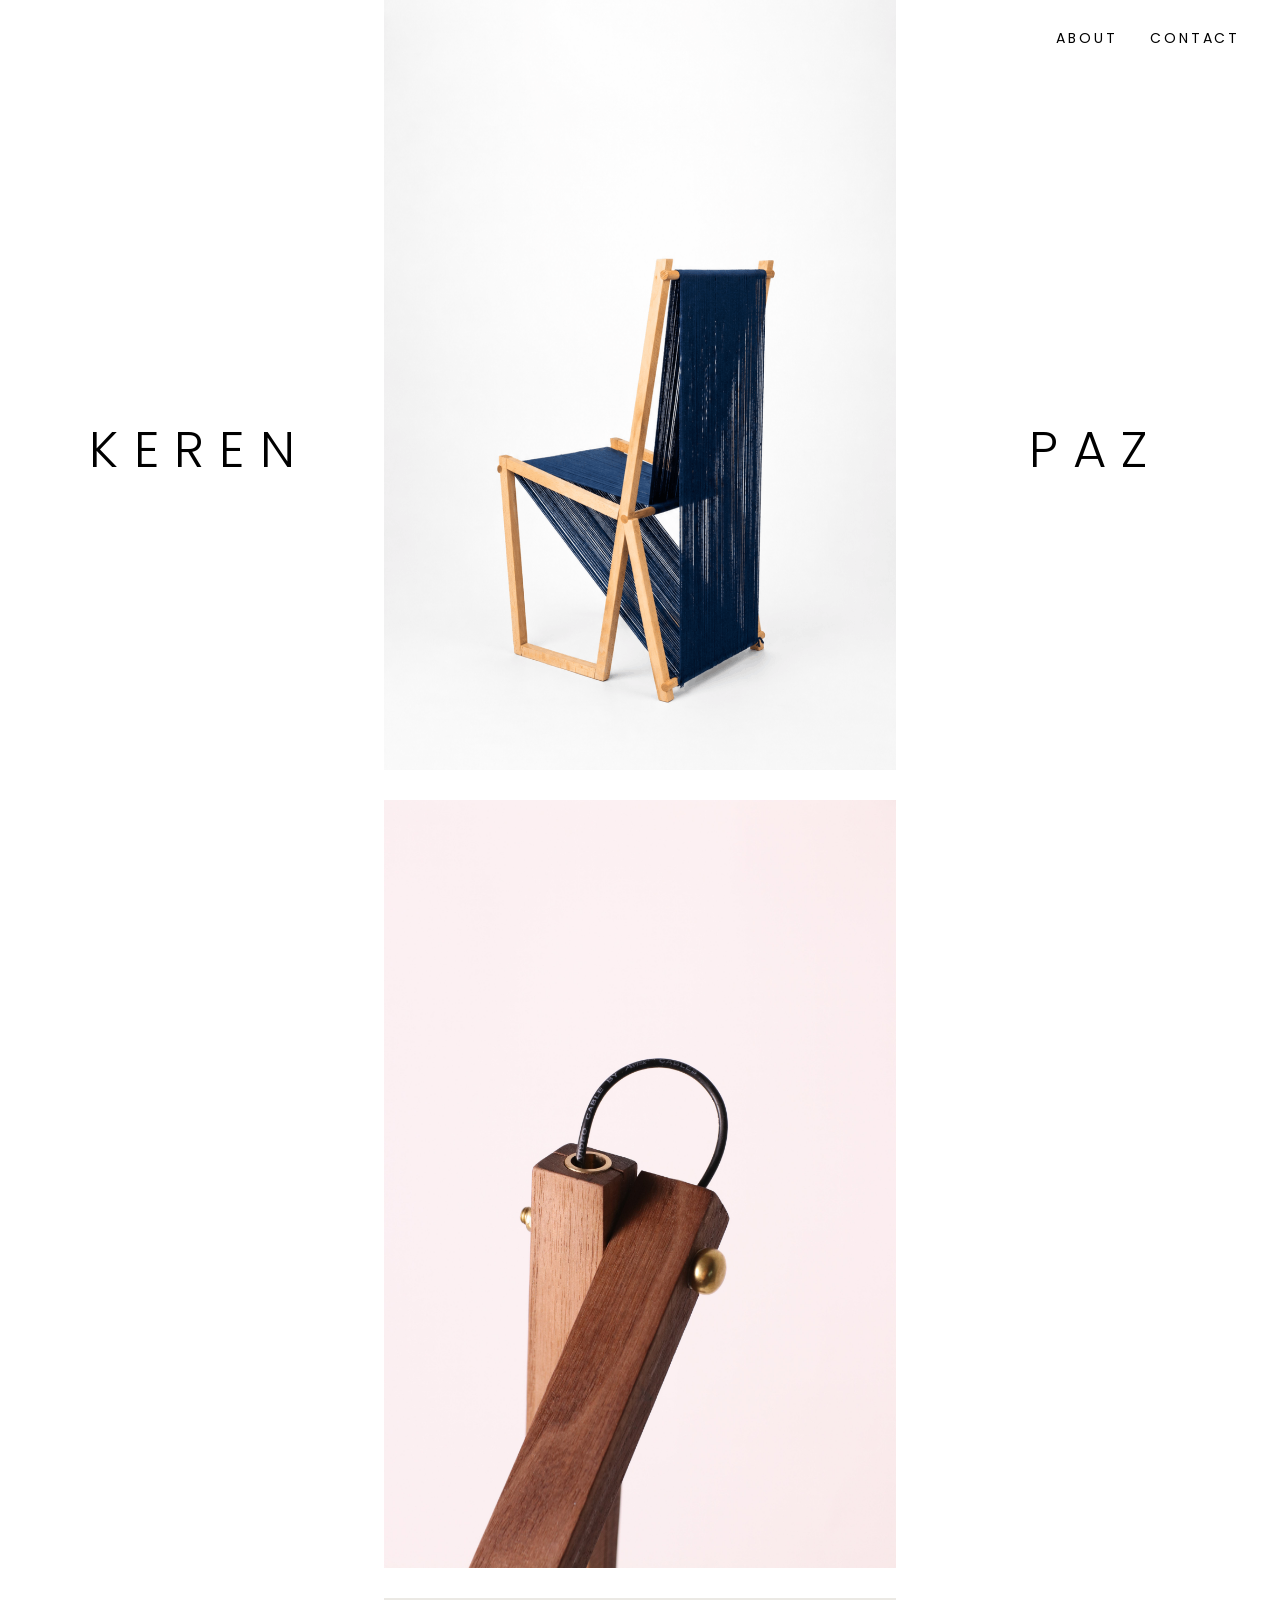
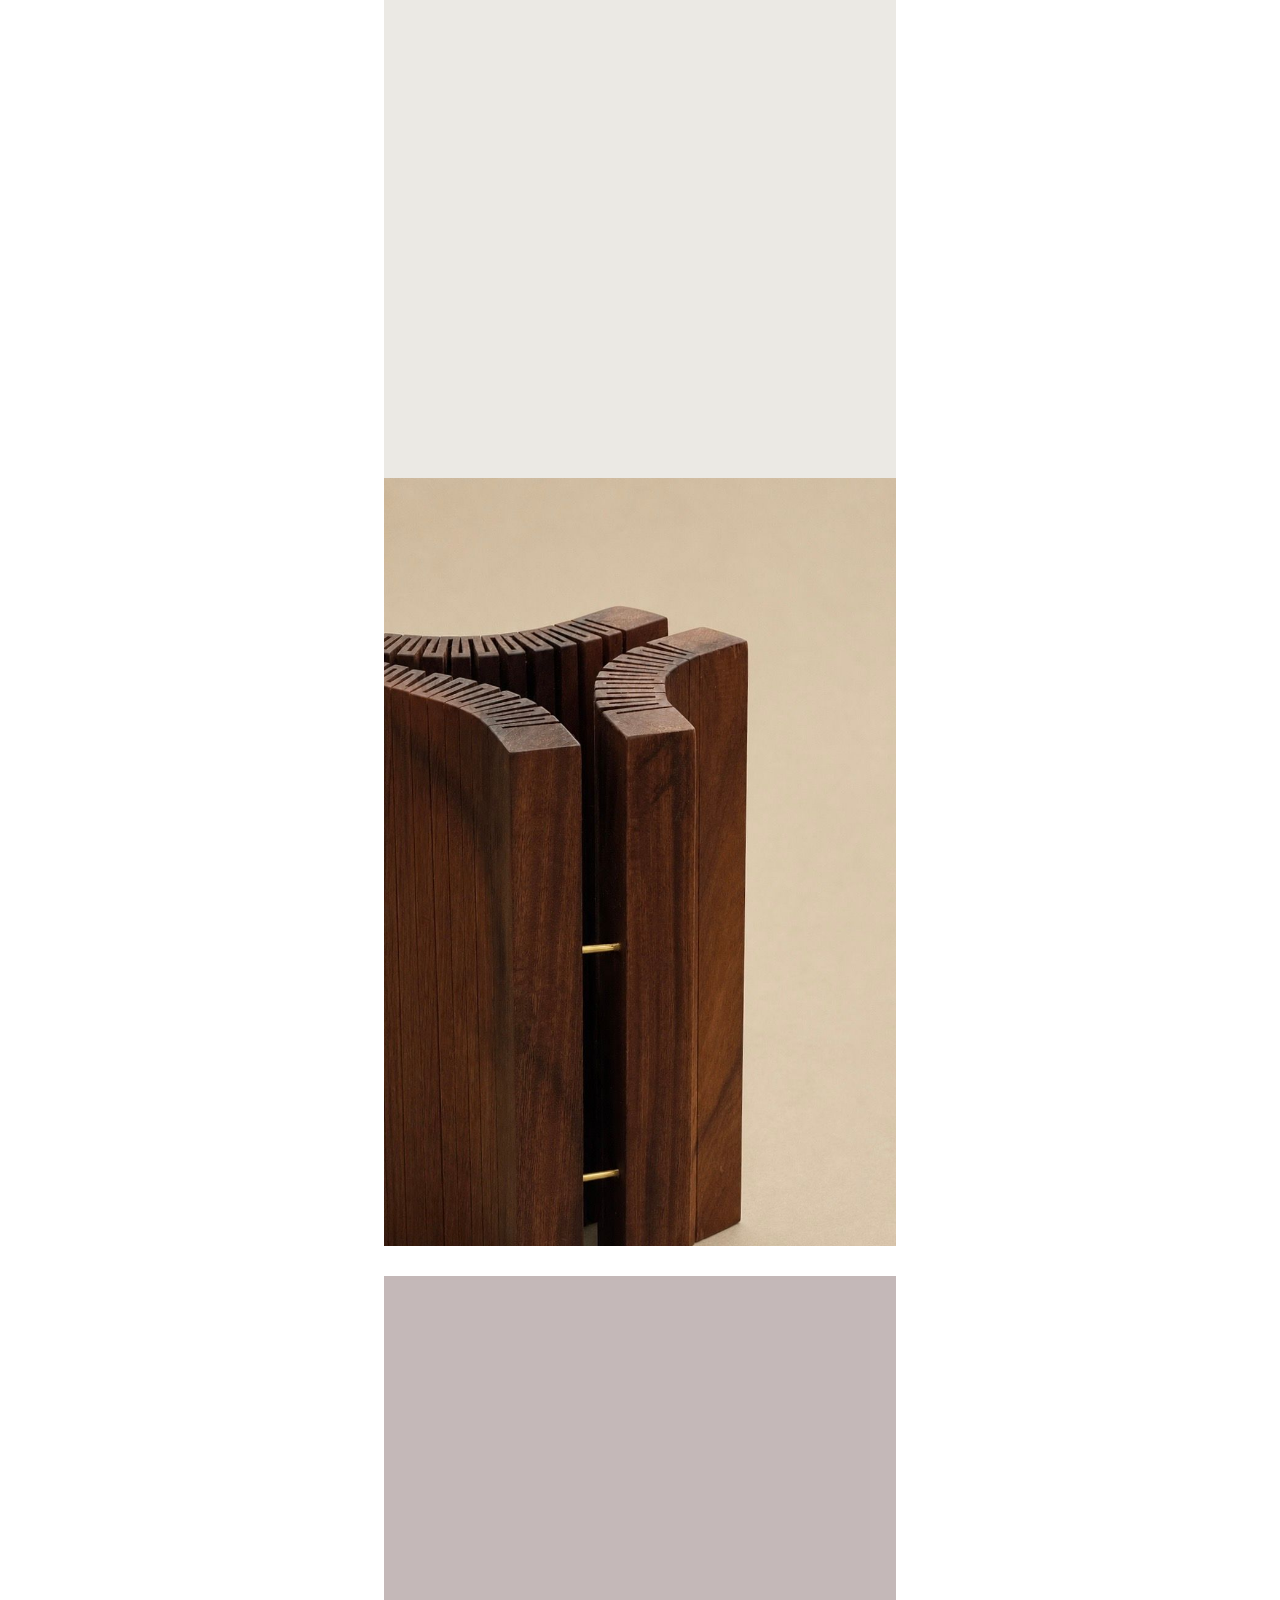
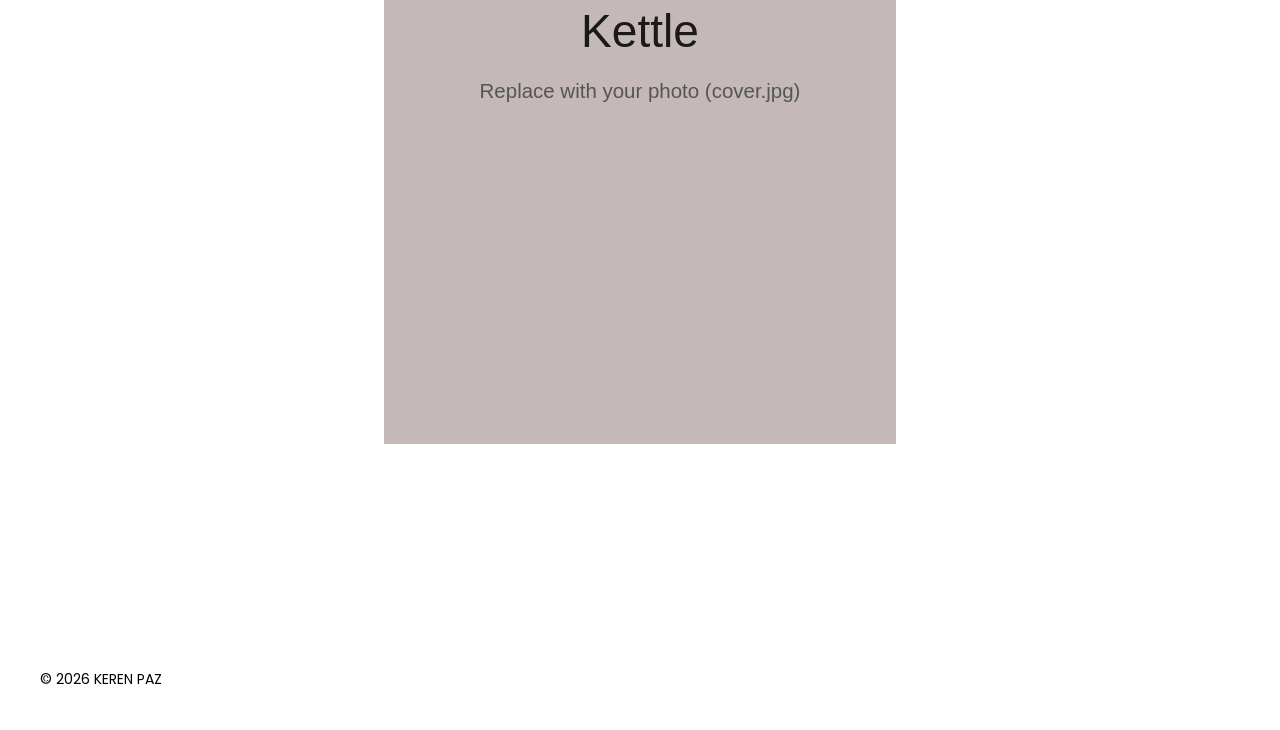
<file: index.html>
<!doctype html>
<html lang="en">
<head>
  <meta charset="utf-8">
  <meta name="viewport" content="width=device-width, initial-scale=1">
  <title>KEREN PAZ · Industrial Design Portfolio</title>
  <meta name="description" content="Industrial design portfolio of Keren Paz.">
  <link rel="stylesheet" href="css/style.css">
            <link rel="stylesheet" href="https://fonts.googleapis.com/css2?family=Poppins:wght@300;400;500;600;700;800&display=swap">
</head>
<body>
  <header class="site-header">
    <a class="logo" href="index.html">KEREN PAZ</a>
     <nav>
      <a href="about.html">ABOUT</a>
      <a href="contact.html">CONTACT</a>
    </nav>
  </header>
   
  <div class="split-names">
    <span class="split-name split-left">KEREN</span>
    <span class="split-name split-right">PAZ</span>
  </div>

  <main>

    <section id="work">
      <div class="filters" id="filters"></div>
      <div class="grid" id="project-grid"></div>
    </section>

  </main>

  <footer class="site-footer">© <span id="year"></span> KEREN PAZ</footer>

  <script src="js/projects.js"></script>
  <script src="js/main.js"></script>
</body>
</html>
</file>
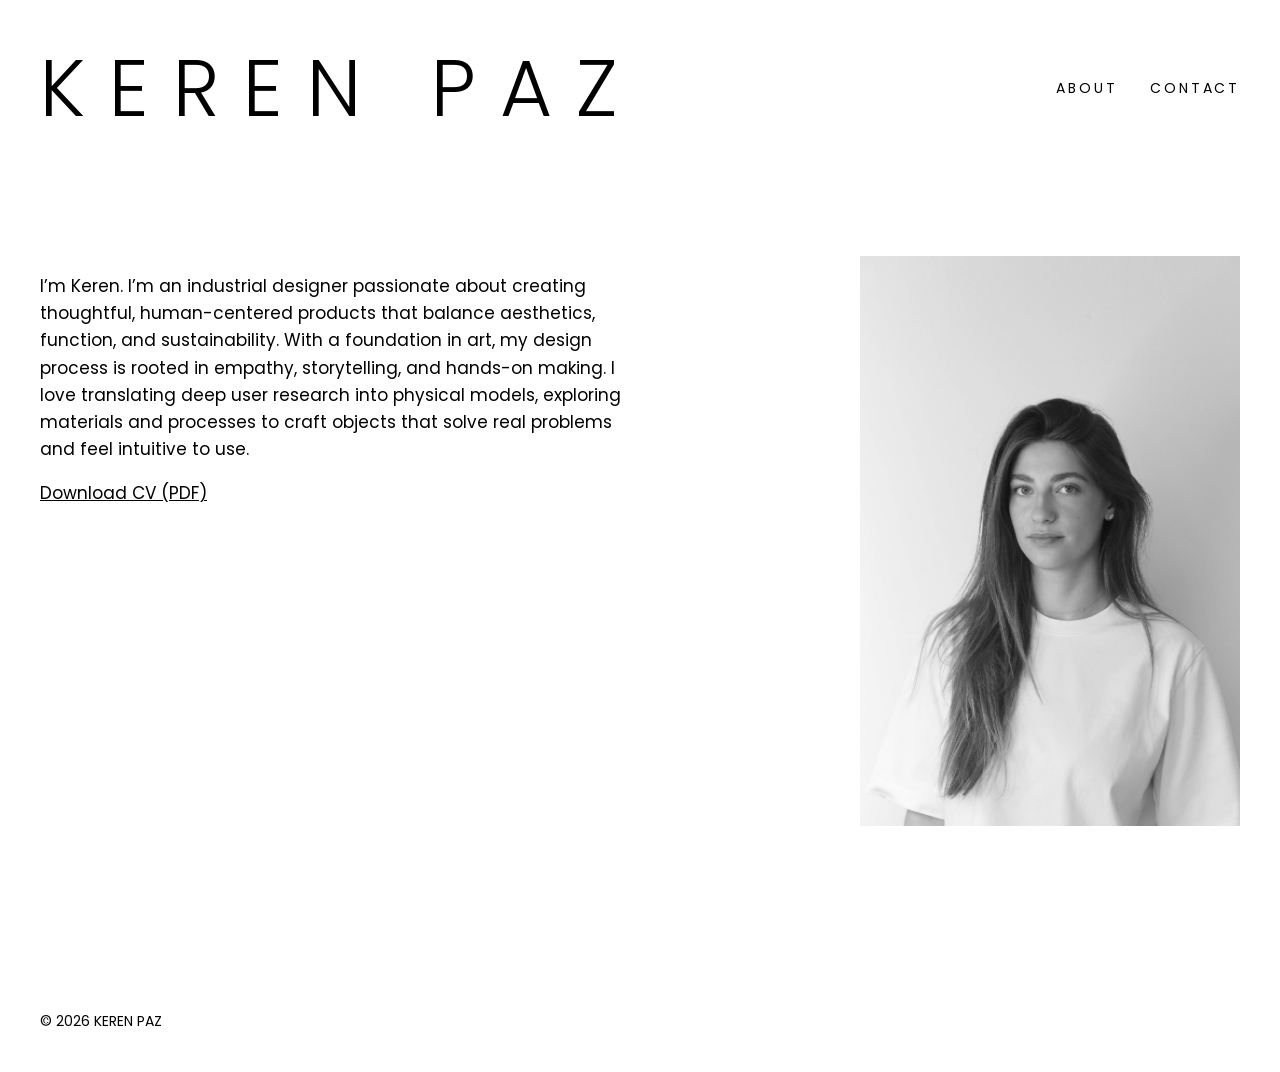
<file: about.html>
<!doctype html>
<html lang="en">
<head>
  <meta charset="utf-8">
  <meta name="viewport" content="width=device-width, initial-scale=1">
  <title>About · KEREN PAZ</title>
  <link rel="stylesheet" href="css/style.css">
  <link rel="stylesheet" href="https://fonts.googleapis.com/css2?family=Poppins:wght@300;400;500;600;700;800&display=swap">
</head>
<body>
  <header class="site-header">
    <a class="logo" href="index.html">KEREN PAZ</a>
    <nav>
      <a href="about.html">ABOUT</a>
      <a href="contact.html">CONTACT</a>
    </nav>
  </header>

    <main class="page about-page">
    <div class="about-text">
      <p>I’m Keren. I’m an industrial designer passionate about creating thoughtful, human-centered products that balance aesthetics, function, and sustainability. With a foundation in art, my design process is rooted in empathy, storytelling, and hands-on making. I love translating deep user research into physical models, exploring materials and processes to craft objects that solve real problems and feel intuitive to use.</p>
      <p><a href="cv.pdf">Download CV (PDF)</a></p>
    </div>
    <img class="about-photo" src="images/projects/me.jpg" alt="Keren Paz">
  </main>

  <footer class="site-footer">© <span id="year"></span> KEREN PAZ</footer>

  <script src="js/main.js"></script>
</body>
</html>
</file>
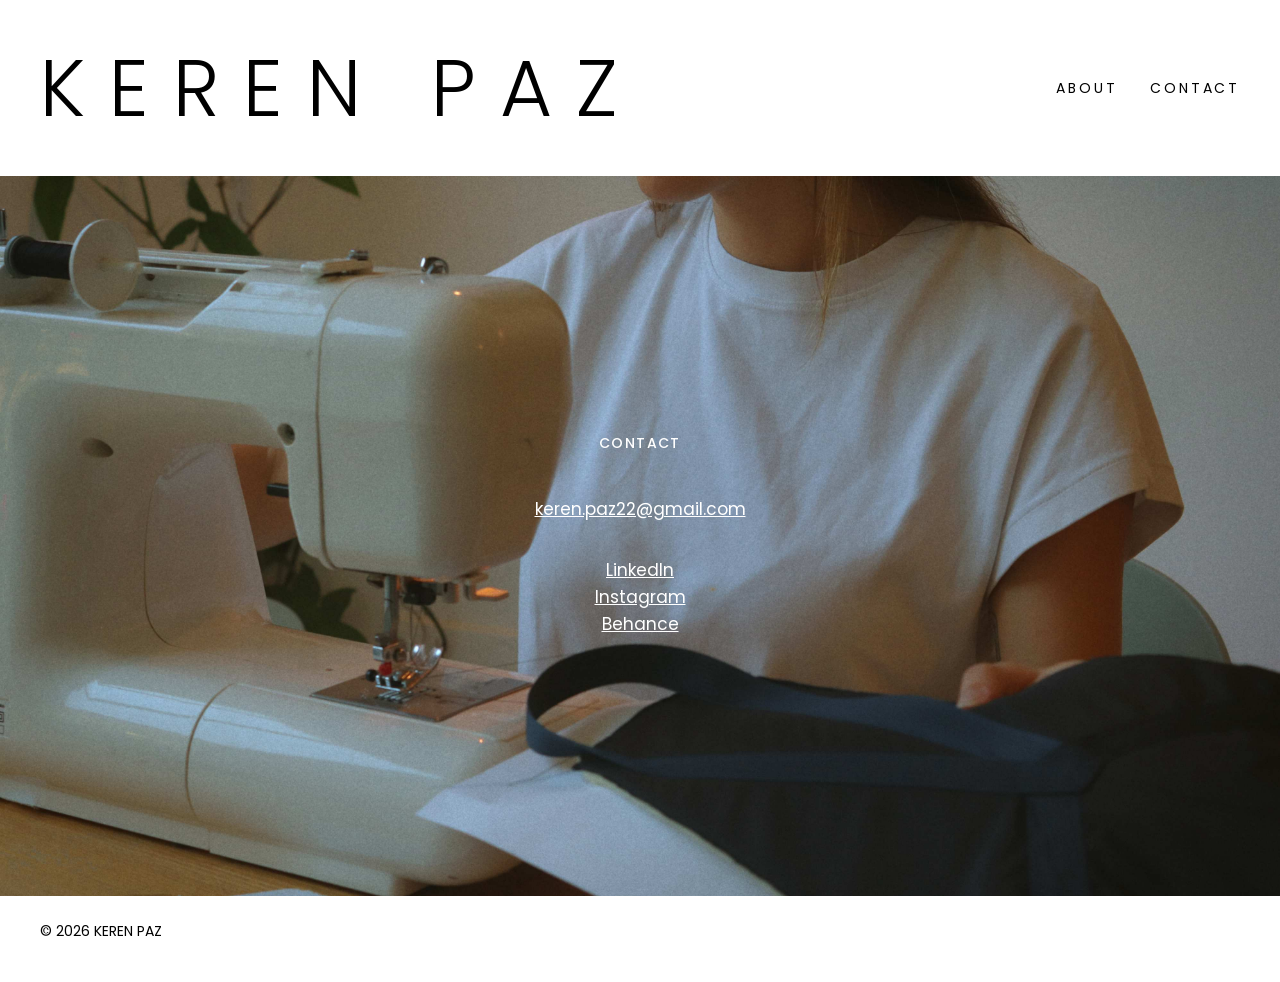
<file: contact.html>
<!doctype html>
<html lang="en">
<head>
  <meta charset="utf-8">
  <meta name="viewport" content="width=device-width, initial-scale=1">
  <title>Contact · KEREN PAZ</title>
  <link rel="stylesheet" href="css/style.css">
  <link rel="stylesheet" href="https://fonts.googleapis.com/css2?family=Poppins:wght@300;400;500;600;700;800&display=swap">
</head>
<body>
  <header class="site-header">
    <a class="logo" href="index.html">KEREN PAZ</a>
    <nav>
      <a href="about.html">ABOUT</a>
      <a href="contact.html">CONTACT</a>
    </nav>
  </header>

  <main class="contact-hero">
    <img class="contact-hero-image" src="images/projects/hey.jpg" alt="">
    <div class="contact-hero-text">
      <h1 class="section-title">Contact</h1>
      <p><a href="mailto:keren.paz22@gmail.com">keren.paz22@gmail.com</a></p>
      <p>
        <a href="https://www.linkedin.com/">LinkedIn</a><br>
        <a href="https://www.instagram.com/">Instagram</a><br>
        <a href="https://www.behance.net/">Behance</a>
      </p>
    </div>
  </main>

  <footer class="site-footer">© <span id="year"></span> KEREN PAZ</footer>

  <script src="js/main.js"></script>
</body>
</html>
</file>
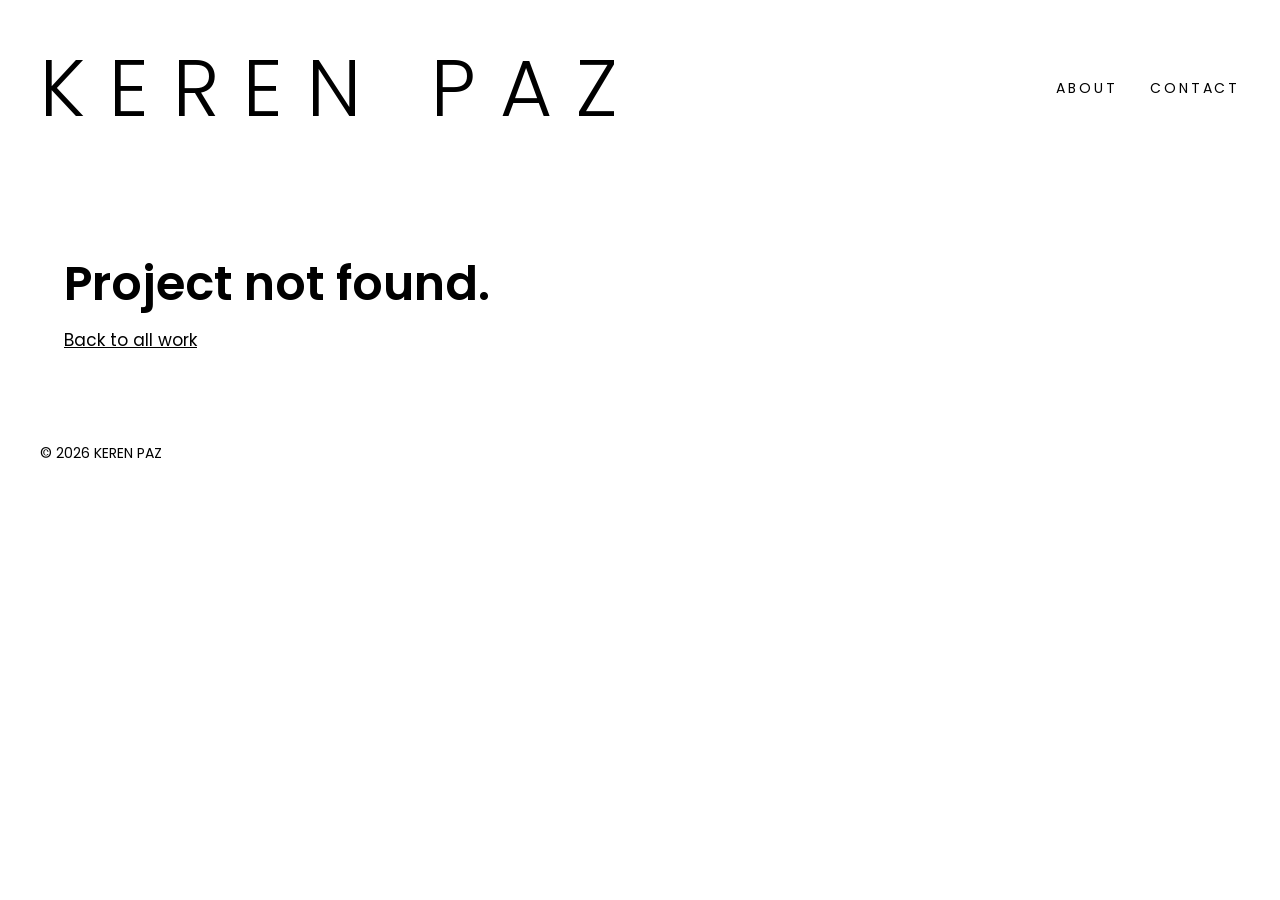
<file: project.html>
<!doctype html>
<html lang="en">
<head>
  <meta charset="utf-8">
  <meta name="viewport" content="width=device-width, initial-scale=1">
  <title>Project · KEREN PAZ</title>
  <link rel="stylesheet" href="css/style.css">
  <link rel="stylesheet" href="https://fonts.googleapis.com/css2?family=Poppins:wght@300;400;500;600;700;800&display=swap">
</head>
<body>
  <header class="site-header">
    <a class="logo" href="index.html">KEREN PAZ</a>
    <nav>
      <a href="about.html">ABOUT</a>
      <a href="contact.html">CONTACT</a>
    </nav>
  </header>

  <!-- Filled in from js/projects.js, based on the ?id= in the page address -->
  <main id="project"></main>

  <footer class="site-footer">© <span id="year"></span> KEREN PAZ</footer>

  <script src="js/projects.js"></script>
  <script src="js/main.js"></script>
</body>
</html>
</file>
<file: css/style.css>
/* Change these to restyle the whole site. */
:root {
  --bg: #FFFFFF;
  --text: #000000;
  --muted: #000000;
  --line: #362C12;
  --accent: #C4C4C4;
  --card-bg: #ebe9e4;
  --max-width: 1200px;
   --font: "Poppins", Arial, sans-serif;
}

* { box-sizing: border-box; }

body {
  margin: 0;
  background: var(--bg);
  color: var(--text);
  font-family: var(--font);
  font-size: 17px;
  line-height: 1.6;
}

img { max-width: 100%; display: block; }
a { color: inherit; }
a:hover { color: var(--accent); }

main, .site-header, .site-footer {
  max-width: var(--max-width);
  margin: 0 auto;
  padding-left: 24px;
  padding-right: 24px;
}

/* Header */
.site-header {
  display: flex;
  justify-content: space-between;
  align-items: center;
  padding-top: 24px;
  padding-bottom: 24px;
  max-width: none;
  padding-left: 40px;
  padding-right: 40px;
}
.logo { font-size: 80px; font-weight: 300; text-decoration: none; letter-spacing: 0.3em; pointer-events: none; }
#work { margin-top: 100vh; margin-top: 100svh; padding-top: 0; }
body:has(#work) .site-header { position: absolute; top: 0; left: 0; right: 0; }
.site-header nav a { margin-left: 28px; text-decoration: none; font-size: 14px; letter-spacing: 0.2em; }

/* Intro */
.intro { padding: 80px 0 64px; max-width: 820px; }
.intro h1 { font-size: clamp(28px, 4.5vw, 48px); line-height: 1.15; font-weight: 600; margin: 0 0 16px; }
.intro p { color: var(--muted); margin: 0; }

.section-title {
  font-size: 14px;
  text-transform: uppercase;
  letter-spacing: 0.1em;
  color: var(--muted);
  font-weight: 500;
  padding-top: 16px;
  margin: 0 0 24px;
}

/* Filters */
.filters { display: none; }
.filters button {
  font: inherit;
  font-size: 14px;
  background: none;
  border: 1px solid var(--line);
  border-radius: 999px;
  padding: 4px 14px;
  cursor: pointer;
  color: var(--text);
}
.filters button.active { background: var(--text); color: var(--bg); border-color: var(--text); }

/* Project grid */
body { overflow-x: clip; }
.grid {
  display: flex;
  flex-wrap: wrap;
  gap: 40px 12px;
  width: 100vw;
  margin-left: calc(50% - 50vw);
  margin-bottom: 200px;
}
.card { flex: 1 1 26%; text-decoration: none; transition: flex-grow 0.5s ease; }
.card:hover { flex-grow: 3; }
.card[hidden] { display: none; }
.card-image { height: 26vw; overflow: hidden; background: var(--card-bg); }
.card-image img { width: 100%; height: 100%; object-fit: cover; }
.card-text { display: none; }
.card-text h3 { margin: 12px 0 0; font-size: 18px; font-weight: 600; }
.card-text p { margin: 0; color: var(--muted); font-size: 15px; }

/* About / contact */
.about, .contact { margin-bottom: 200px; }
.about-body { max-width: 680px; }

/* Project page */
.project-header { padding: 64px 0 40px; max-width: 820px; }
.eyebrow { color: var(--muted); font-size: 14px; text-transform: uppercase; letter-spacing: 0.1em; margin: 0 0 8px; }
.project-header h1 { font-size: clamp(32px, 5vw, 56px); line-height: 1.1; margin: 0 0 16px; }
.lead { font-size: 20px; color: var(--muted); margin: 0; }
.project-cover { width: 100%; background: var(--card-bg); }

.project-body {
  display: grid;
  grid-template-columns: 1fr 2fr;
  gap: 48px;
  padding: 56px 0;
}
.details { margin: 0; font-size: 15px; }
.details dt { color: var(--muted); font-size: 13px; text-transform: uppercase; letter-spacing: 0.08em; }
.details dd { margin: 0 0 16px; }
.description p:first-child { margin-top: 0; }

.gallery { display: grid; gap: 32px; }
.gallery figure { margin: 0; }
.gallery img { width: 100%; background: var(--card-bg); }
.gallery figcaption { color: var(--muted); font-size: 14px; margin-top: 8px; }

.next-project {
  display: block;
  margin: 80px 0 96px;
  padding-top: 24px;
  border-top: 1px solid var(--line);
  font-size: 24px;
  text-decoration: none;
}

/* Footer */
.site-footer { padding-top: 24px; padding-bottom: 40px; color: var(--muted); font-size: 14px; }

/* Phones */
@media (max-width: 700px) {
  main, .site-header, .site-footer { padding-left: 16px; padding-right: 16px; }
  .site-header nav a { margin-left: 16px; }
  .intro { padding: 48px 0 40px; }
  .card { flex-basis: 100%; }
  .card-image { height: 60vw; }
  .project-body { grid-template-columns: 1fr; gap: 24px; }
    .logo { font-size: 40px; }
}

/* Scroll hint (arrow at the bottom of the first screen) */
html { scroll-behavior: smooth; }
.scroll-hint {
  position: absolute;
  top: calc(100svh - 110px);
  left: 50%;
  transform: translateX(-50%);
  display: flex;
  flex-direction: column;
  align-items: center;
  gap: 6px;
  font-size: 13px;
  letter-spacing: 0.3em;
  text-decoration: none;
  color: var(--text);
}
.scroll-hint svg { animation: scroll-bounce 1.6s ease-in-out infinite; }
@keyframes scroll-bounce {
  0%, 100% { transform: translateY(0); opacity: 1; }
  50% { transform: translateY(10px); opacity: 0.4; }
}

/* ===== Split-name layout (home page) ===== */
:root {
  --center-width: 40vw;   /* width of the middle column with the images */
  --name-size: 4vw;       /* size of KEREN and PAZ */
  --side-gap: 40px;       /* space between the names and the screen edges */
}

/* KEREN on the left, PAZ on the right, fixed in the vertical middle */
.split-name {
  position: fixed;
  top: 50%;
  transform: translateY(-50%);
  font-size: var(--name-size);
  font-weight: 300;
  letter-spacing: 0.3em;
  line-height: 1;
  pointer-events: none;
  z-index: 5;
}
.split-left  { left:  calc((100% - var(--center-width)) / 4); transform: translate(-50%, -50%); padding-left: 0.3em; }
.split-right { right: calc((100% - var(--center-width)) / 4); transform: translate(50%, -50%);  padding-left: 0.3em; }

/* Menu stays in the top-right corner */
body:has(#work) .site-header {
  position: fixed;
  top: 0; left: 0; right: 0;
  z-index: 10;
  pointer-events: none;
  padding-right: var(--side-gap);
}
body:has(#work) .site-header nav { margin-left: auto; pointer-events: auto; }
body:has(#work) .logo { display: none; }
.scroll-hint { display: none; }

/* Middle column: images, about, contact, footer */
body:has(#work) main,
body:has(#work) .site-footer {
  max-width: var(--center-width);
  padding-left: 0;
  padding-right: 0;
}
#work { margin-top: 0; padding-top: 0px; }
.grid {
  flex-direction: column;
  width: auto;
  margin-left: 0;
  gap: 30px;
}
.card { flex: none; }
.card-image { height: auto; }
.card-image img { height: auto; transition: transform 0.4s ease; }
.card:hover .card-image img { transform: scale(1.03); }

/* Phones: names go back to the top, images full width */
@media (max-width: 700px) {
  .split-names { display: flex; justify-content: center; gap: 0.3em; padding: 24px 16px 0; }
  .split-name { position: static; transform: none; font-size: 36px; }
  .split-left, .split-right { padding-left: 0; }
  body:has(#work) .site-header { position: static; pointer-events: auto; padding-right: 16px; }
  body:has(#work) main,
  body:has(#work) .site-footer { max-width: none; padding-left: 16px; padding-right: 16px; }
  #work { padding-top: 40px; }
}

/* ===== Project page: smaller photos ===== */
.project-cover { display: none; }
.gallery { display: block; columns: 2; column-gap: 24px; }
.gallery figure { break-inside: avoid; margin-bottom: 24px; }
@media (max-width: 700px) {
  .gallery { columns: 1; }
}


/* ===== About & Contact pages ===== */
.page { padding-top: 80px; padding-bottom: 160px; max-width: 700px; margin-left: 16px; }
@media (max-width: 700px) { .page { margin-left: 0; } }
/* On every page except the home page, your name links back home */
body:not(:has(#work)) .logo { pointer-events: auto; }
.logo:hover { color: inherit; }

/* ===== Footer at the left edge, lined up with the name ===== */
.site-footer,
body:has(#work) .site-footer { max-width: none; margin: 0; padding-left: 40px; }
@media (max-width: 700px) {
  .site-footer,
  body:has(#work) .site-footer { padding-left: 16px; }
}

/* ===== Make the 2nd image on the home page vertical ===== */
.card .card-image { aspect-ratio: 2 / 3; }
.card .card-image img { height: 100%; object-fit: cover; }

/* ===== About page: text on the left, photo on the right ===== */
.about-page {
  display: flex;
  justify-content: space-between;
  align-items: flex-start;
  gap: 64px;
  max-width: none;
  padding-right: 40px;
}
.about-text { max-width: 600px; }
.about-photo { width: 380px; flex-shrink: 0; }
@media (max-width: 700px) {
  .about-page { flex-direction: column; gap: 24px; padding-right: 16px; }
  .about-photo { width: 100%; order: -1; }
}

/* ===== First image fills the first screen (computers only) ===== */
@media (min-width: 701px) {
  .card:first-child .card-image { aspect-ratio: auto; height: calc(100vh - 130px); }
  .card:first-child .card-image img { object-position: center 75%; }
}

/* ===== Videos as cover images ===== */
.card-image video { display: block; width: 100%; height: 100%; object-fit: cover; transition: transform 0.4s ease; }
.card:hover .card-image video { transform: scale(1.03); }

/* ===== Contact page: full-width image with the text centered on it ===== */
.contact-hero { position: relative; max-width: none; margin: 0; padding: 0; }
.contact-hero-image { display: block; width: 100%; max-width: none; height: 80vh; object-fit: cover; }
.contact-hero-text {
  position: absolute; inset: 0;
  display: flex; flex-direction: column; align-items: center; justify-content: center;
  text-align: center;
  color: #FFFFFF;          /* text color on the image */
}
.contact-hero-text .section-title { color: inherit; }
</file>
